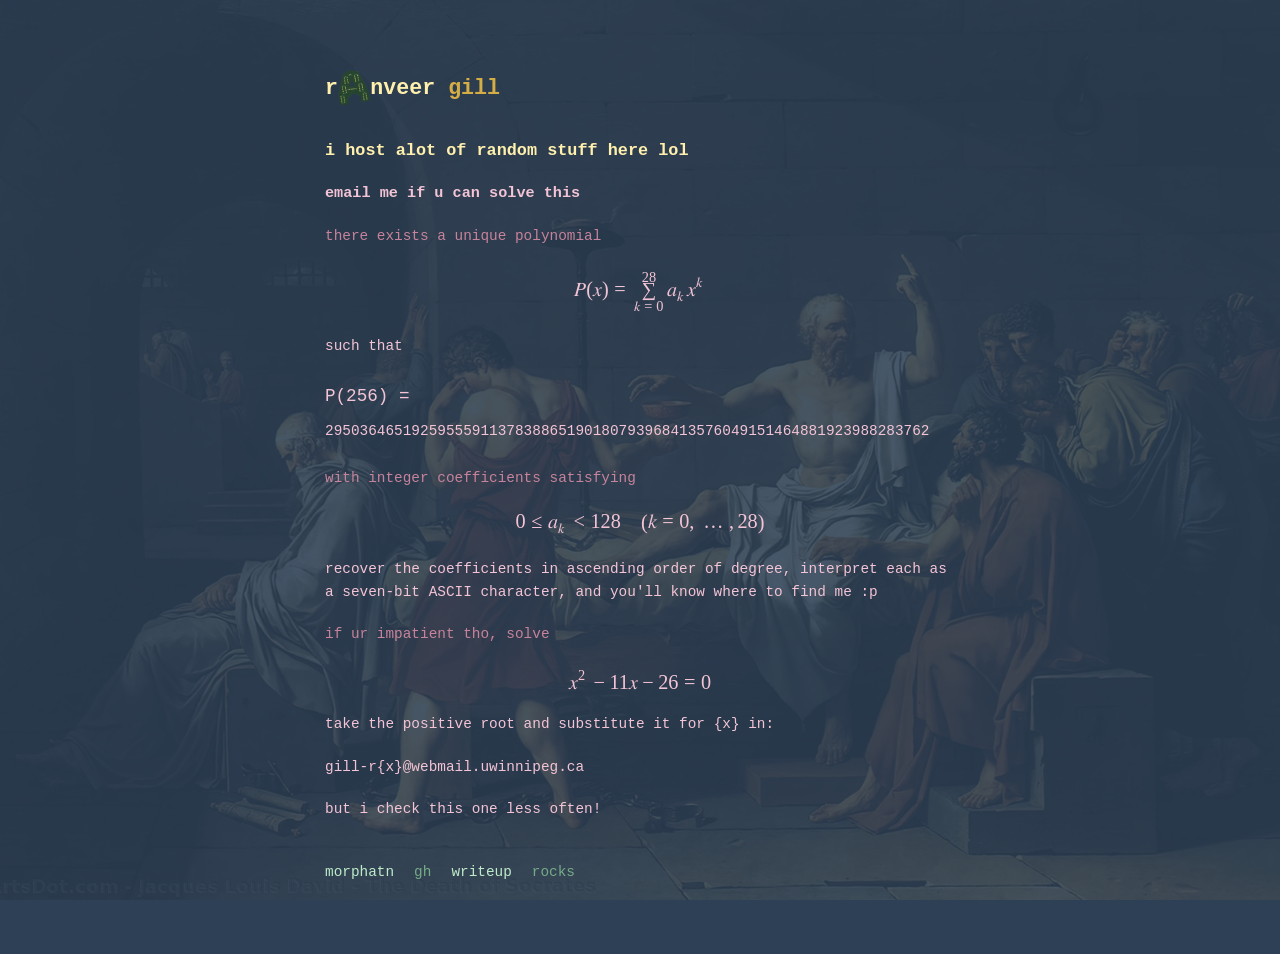
<file: index.html>
<!DOCTYPE html>
<html lang="en">
<head>
    <meta charset="UTF-8">
    <meta name="viewport" content="width=device-width, initial-scale=1">
    <meta name="description" content="ranveer gill stuff">
    <title>sup</title>
    <link rel="stylesheet" href="style.css">
    <style>
    body {
        isolation: isolate;
    }

    body::before {
        content: "";
        position: fixed;
        inset: 0;
        background: url("../img3.jpg") center / cover no-repeat;
        opacity: 0.12;
        z-index: -1;
        pointer-events: none;
    }
    </style>
    <link rel="icon" href="favicon.ico">
    <link rel="icon" type="image/png" href="favicon.png" sizes="192x192">
</head>
<body>
    <main>
        <h1 aria-label="ranveer gill">
            <span class="name-light">r<svg aria-hidden="true" width="1.5em" height="1.65em" viewBox="150 282 369 405"><image href="pcb-a.png" width="632" height="948"/></svg>nveer</span>
            <span class="name-dark">gill</span>
        </h1>
        <h3 style="color: #fff0ad;">i host alot of random stuff here lol</h3>
        <section aria-labelledby="comms">
            <h2 id="correspondence">email me if u can solve this</h2>
            <p>there exists a unique polynomial</p>
            <div class="equation">
                <math display="block" aria-label="P of x equals the sum from k equals zero to twenty-eight of a sub k times x to the k">
                    <mi>P</mi><mo>(</mo><mi>x</mi><mo>)</mo><mo>=</mo>
                    <munderover><mo>∑</mo><mrow><mi>k</mi><mo>=</mo><mn>0</mn></mrow><mn>28</mn></munderover>
                    <msub><mi>a</mi><mi>k</mi></msub><msup><mi>x</mi><mi>k</mi></msup>
                </math>
            </div>
            <p>such that</p>
            <div class="equation evaluation" aria-label="P of 256 equals the following integer">
                <span>P(256) =</span>
                <code>2950364651925955591137838865190180793968413576049151464881923988283762</code>
            </div>
            <p>with integer coefficients satisfying</p>
            <div class="equation">
                <math display="block" aria-label="zero is less than or equal to a sub k, which is less than 128, for k from zero to twenty-eight">
                    <mn>0</mn><mo>≤</mo><msub><mi>a</mi><mi>k</mi></msub><mo>&lt;</mo><mn>128</mn>
                    <mspace width="1em"/><mo>(</mo><mi>k</mi><mo>=</mo><mn>0</mn><mo>,</mo><mo>…</mo><mo>,</mo><mn>28</mn><mo>)</mo>
                </math>
            </div>
            <p>recover the coefficients in ascending order of degree, interpret each as a seven-bit ASCII character, and you'll know where to find me :p</p>
            <p>if ur impatient tho, solve</p>
            <div class="equation">
                <math display="block" aria-label="x squared minus eleven x minus twenty-six equals zero">
                    <msup><mi>x</mi><mn>2</mn></msup><mo>−</mo><mn>11</mn><mi>x</mi><mo>−</mo><mn>26</mn><mo>=</mo><mn>0</mn>
                </math>
            </div>
            <p>take the positive root and substitute it for <code>{x}</code> in:</p>
            <p class="contact"><code>gill-r{x}@webmail.uwinnipeg.ca</code></p>
            <p class="aside">but i check this one less often!</p>
        </section>
        <nav aria-label="links">
            <a href="morphatn/">morphatn</a>
            <a href="https://github.com/ranveerlabs">gh</a>
            <a href="writeup/" style="color: #bdebc9;">writeup</a>
            <a href='rocks/' style='color: #75ab87;'>rocks</a>
        </nav>
    </main>
</body>
</html>
</file>
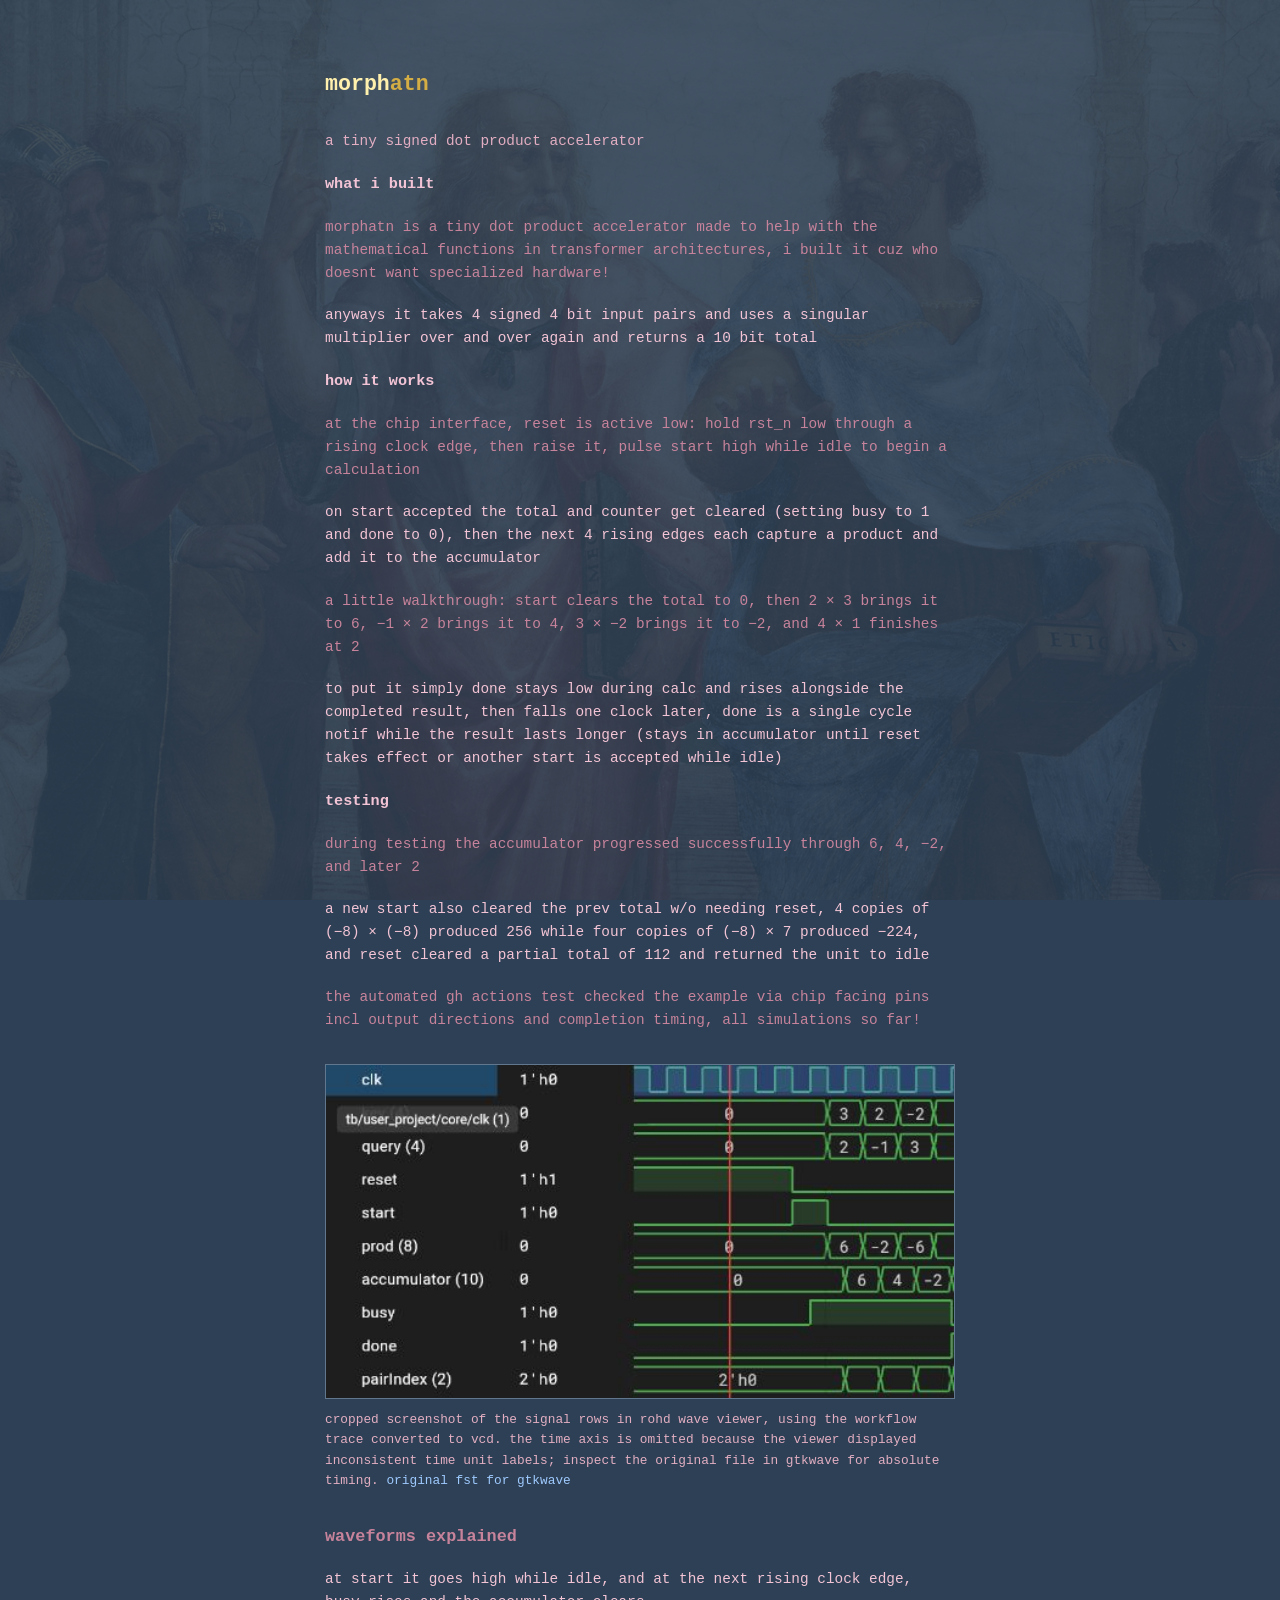
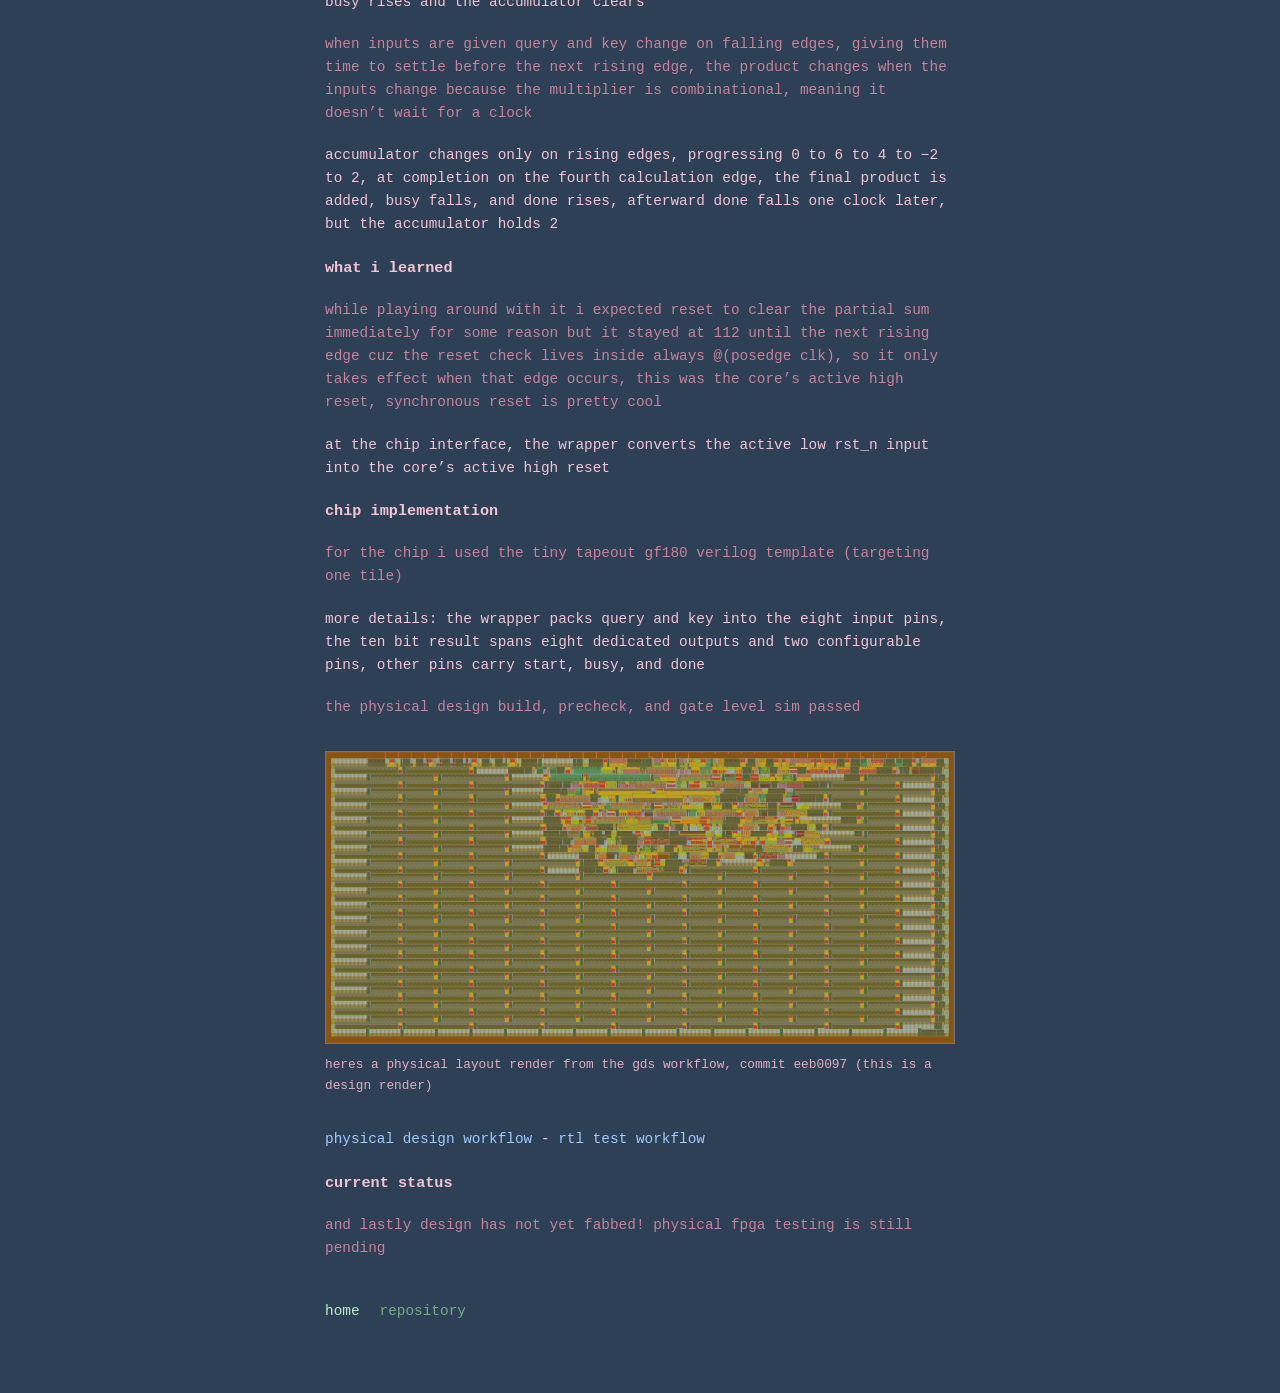
<file: morphatn/index.html>
<!DOCTYPE html>
<html lang="en">
<head>
    <meta charset="UTF-8">
    <meta name="viewport" content="width=device-width, initial-scale=1">
    <meta name="description" content="morphattention: a tiny signed dot product accelerator">
    <title>morphatn</title>
    <link rel="stylesheet" href="../style.css">
    <style>
    body {
        isolation: isolate;
    }

    body::before {
        content: "";
        position: fixed;
        inset: 0;
        background: url("../img2.jpg") center / cover no-repeat;
        opacity: 0.12;
        z-index: -1;
        pointer-events: none;
    }
</style>
    <link rel="icon" href="../favicon.ico">
    <link rel="icon" type="image/png" href="../favicon.png" sizes="192x192">
</head>
<body>
    <main>
        <article class="write-up">
            <header>
                <h1><span class="name-light">morph</span><span class="name-dark">atn</span></h1>
                <p class="aside">a tiny signed dot product accelerator</p>
            </header>

            <section aria-labelledby="project">
                <h2 id="project">what i built</h2>
                <p>morphatn is a tiny dot product accelerator made to help with the mathematical functions in transformer architectures, i built it cuz who doesnt want specialized hardware!</p>
                <p>anyways it takes 4 signed 4 bit input pairs and uses a singular multiplier over and over again and returns a 10 bit total</p>
            </section>

            <section aria-labelledby="operation">
                <h2 id="operation">how it works</h2>
                <p>at the chip interface, reset is active low: hold rst_n low through a rising clock edge, then raise it, pulse start high while idle to begin a calculation</p>
                <p>on start accepted the total and counter get cleared (setting busy to 1 and done to 0), then the next 4 rising edges each capture a product and add it to the accumulator</p>
                <p>a little walkthrough: start clears the total to 0, then 2 × 3 brings it to 6, −1 × 2 brings it to 4, 3 × −2 brings it to −2, and 4 × 1 finishes at 2</p>
                <p>to put it simply done stays low during calc and rises alongside the completed result, then falls one clock later, done is a single cycle notif while the result lasts longer (stays in accumulator until reset takes effect or another start is accepted while idle)</p>
            </section>
            <section aria-labelledby="testing">
                <h2 id="testing">testing</h2>
                <p>during testing the accumulator progressed successfully through 6, 4, −2, and later 2</p>
                <p>a new start also cleared the prev total w/o needing reset, 4 copies of (−8) × (−8) produced 256 while four copies of (−8) × 7 produced −224, and reset cleared a partial total of 112 and returned the unit to idle</p>
                <p>the automated gh actions test checked the example via chip facing pins incl output directions and completion timing, all simulations so far!</p>
                <figure>
                    <a href="images/viewer-signals.jpg"><img src="images/viewer-signals.jpg" width="568" height="300" loading="lazy"></a>
                    <figcaption>cropped screenshot of the signal rows in rohd wave viewer, using the workflow trace converted to vcd. the time axis is omitted because the viewer displayed inconsistent time unit labels; inspect the original file in gtkwave for absolute timing. <a href="images/workflow-waveform.fst" download>original fst for gtkwave</a></figcaption>
                </figure>
                <h3>waveforms explained</h3>
                <p>at start it goes high while idle, and at the next rising clock edge, busy rises and the accumulator clears</p>
                <p>when inputs are given query and key change on falling edges, giving them time to settle before the next rising edge, the product changes when the inputs change because the multiplier is combinational, meaning it doesn’t wait for a clock</p>
                <p>accumulator changes only on rising edges, progressing 0 to 6 to 4 to −2 to 2, at completion on the fourth calculation edge, the final product is added, busy falls, and done rises, afterward done falls one clock later, but the accumulator holds 2</p>
            </section>

            <section aria-labelledby="learning">
                <h2 id="learning">what i learned</h2>
                <p>while playing around with it i expected reset to clear the partial sum immediately for some reason but it stayed at 112 until the next rising edge cuz the reset check lives inside always @(posedge clk), so it only takes effect when that edge occurs, this was the core’s active high reset, synchronous reset is pretty cool</p>
                <p>at the chip interface, the wrapper converts the active low rst_n input into the core’s active high reset</p>
            </section>

            <section aria-labelledby="chip">
                <h2 id="chip">chip implementation</h2>
                <p>for the chip i used the tiny tapeout gf180 verilog template (targeting one tile)</p>
                <p>more details: the wrapper packs query and key into the eight input pins, the ten bit result spans eight dedicated outputs and two configurable pins, other pins carry start, busy, and done</p>
                <p>the physical design build, precheck, and gate level sim passed</p>
                <figure>
                    <a href="images/chip-layout.png"><img src="images/chip-layout.png" width="3467" height="1608" loading="lazy"></a>
                    <figcaption>heres a physical layout render from the gds workflow, commit eeb0097 (this is a design render)</figcaption>
                </figure>
                <p><a href="https://github.com/ranveerlabs/morphatn-asic/actions/runs/40074523225">physical design workflow</a> - <a href="https://github.com/ranveerlabs/morphatn-asic/actions/runs/40074523088">rtl test workflow</a></p>
            </section>

            <section aria-labelledby="status">
                <h2 id="status">current status</h2>
                <p>and lastly design has not yet fabbed! physical fpga testing is still pending</p>
            </section>
        </article>
        <nav aria-label="links">
            <a href="../">home</a>
            <a href="https://github.com/ranveerlabs/morphatn-asic">repository</a>
        </nav>
    </main>
</body>
</html>
</file>
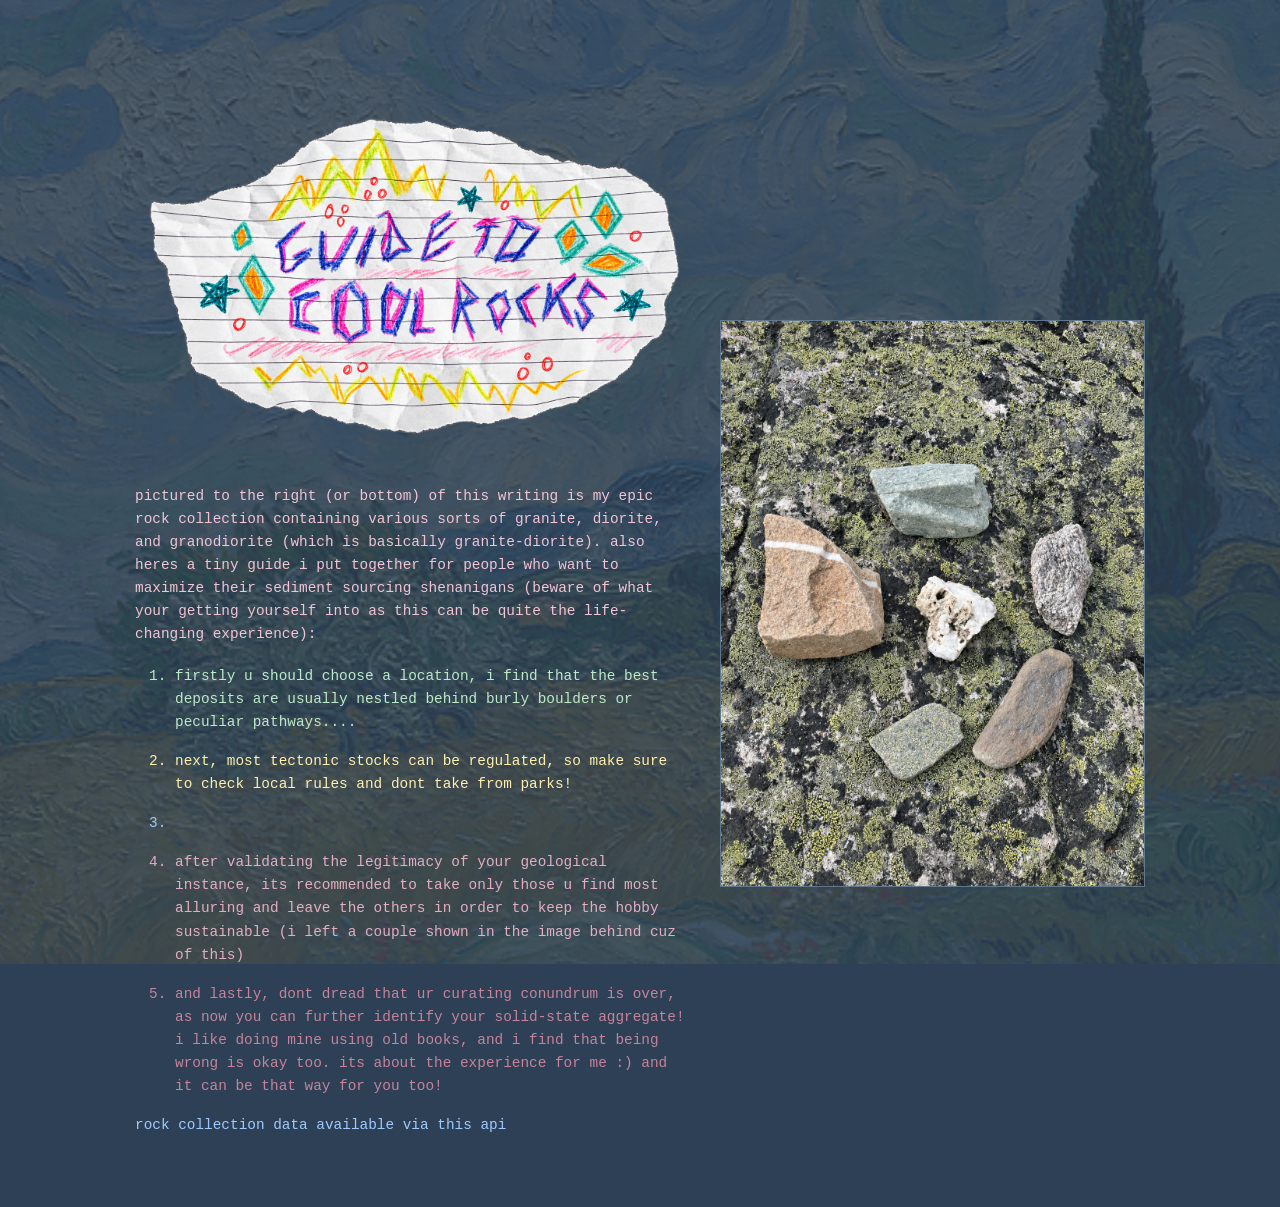
<file: rocks/index.html>
<!DOCTYPE html>
<html lang='en'>
<head>
    <meta charset='UTF-8'>
    <meta name='viewport' content='width=device-width, initial-scale=1'>
    <meta name='description' content='guide to cool rocks'>
    <title>my rocks</title>
    <link rel='stylesheet' href='../style.css'>
    <link rel='icon' href='../favicon.ico'>
    <style>
        body {
            max-width: 1050px;
            isolation: isolate;
        }
        body::before {
            content: '';
            position: fixed;
            inset: -5vmax;
            background: url('van-gogh-cypresses.jpg') center / cover no-repeat;
            opacity: 0.18;
            z-index: -1;
            pointer-events: none;
        }
        main {
            display: grid;
            grid-template-columns: 1.3fr 1fr;
            align-items: center;
            gap: 2rem;
        }
        h1 {
            position: relative;
            aspect-ratio: 4 / 3;
            margin: 0;
        }
        h1 img {
            position: absolute;
            width: 75%;
            height: auto;
            top: 50%;
            left: 50%;
            transform: translate(-50%, -50%) rotate(-90deg);
        }
        main > img {
            display: block;
            width: 100%;
            height: auto;
            border: 1px solid #60778e;
        }
        main p { color: #f3c4d5; }
        li { margin-bottom: 1rem; }
        li:nth-child(1) { color: #bdebc9; }
        li:nth-child(2) { color: #fff0ad; }
        li:nth-child(3) { color: #9fcaff; }
        li:nth-child(4) { color: #e3aec2; }
        main p:last-child { color: #bdebc9; }
        @media (max-width: 600px) {
            main { grid-template-columns: 1fr; }
        }
    </style>
</head>
<body>
    <main>
        <div>
            <h1 aria-label='guide to cool rocks'><img src='../crayons.png'></h1>
            <p>pictured to the right (or bottom) of this writing is my epic rock collection containing various sorts of granite, diorite, and granodiorite (which is basically granite-diorite). also heres a tiny guide i put together for people who want to maximize their sediment sourcing shenanigans (beware of what your getting yourself into as this can be quite the life-changing experience):</p>
            <ol>
                <li>firstly u should choose a location, i find that the best deposits are usually nestled behind burly boulders or peculiar pathways....</li>
                <li>next, most tectonic stocks can be regulated, so make sure to check local rules and dont take from parks!<li>
                <li>after validating the legitimacy of your geological instance, its recommended to take only those u find most alluring and leave the others in order to keep the hobby sustainable (i left a couple shown in the image behind cuz of this)</li>
                <li>and lastly, dont dread that ur curating conundrum is over, as now you can further identify your solid-state aggregate! i like doing mine using old books, and i find that being wrong is okay too. its about the experience for me :) and it can be that way for you too!</li>
            </ol>
            <a href="https://rockapi-pi.vercel.app/api">rock collection data available via this api</a>
        </div>
        <img src='../rocks.png'>
    </main> 
</body>
</html>
</file>
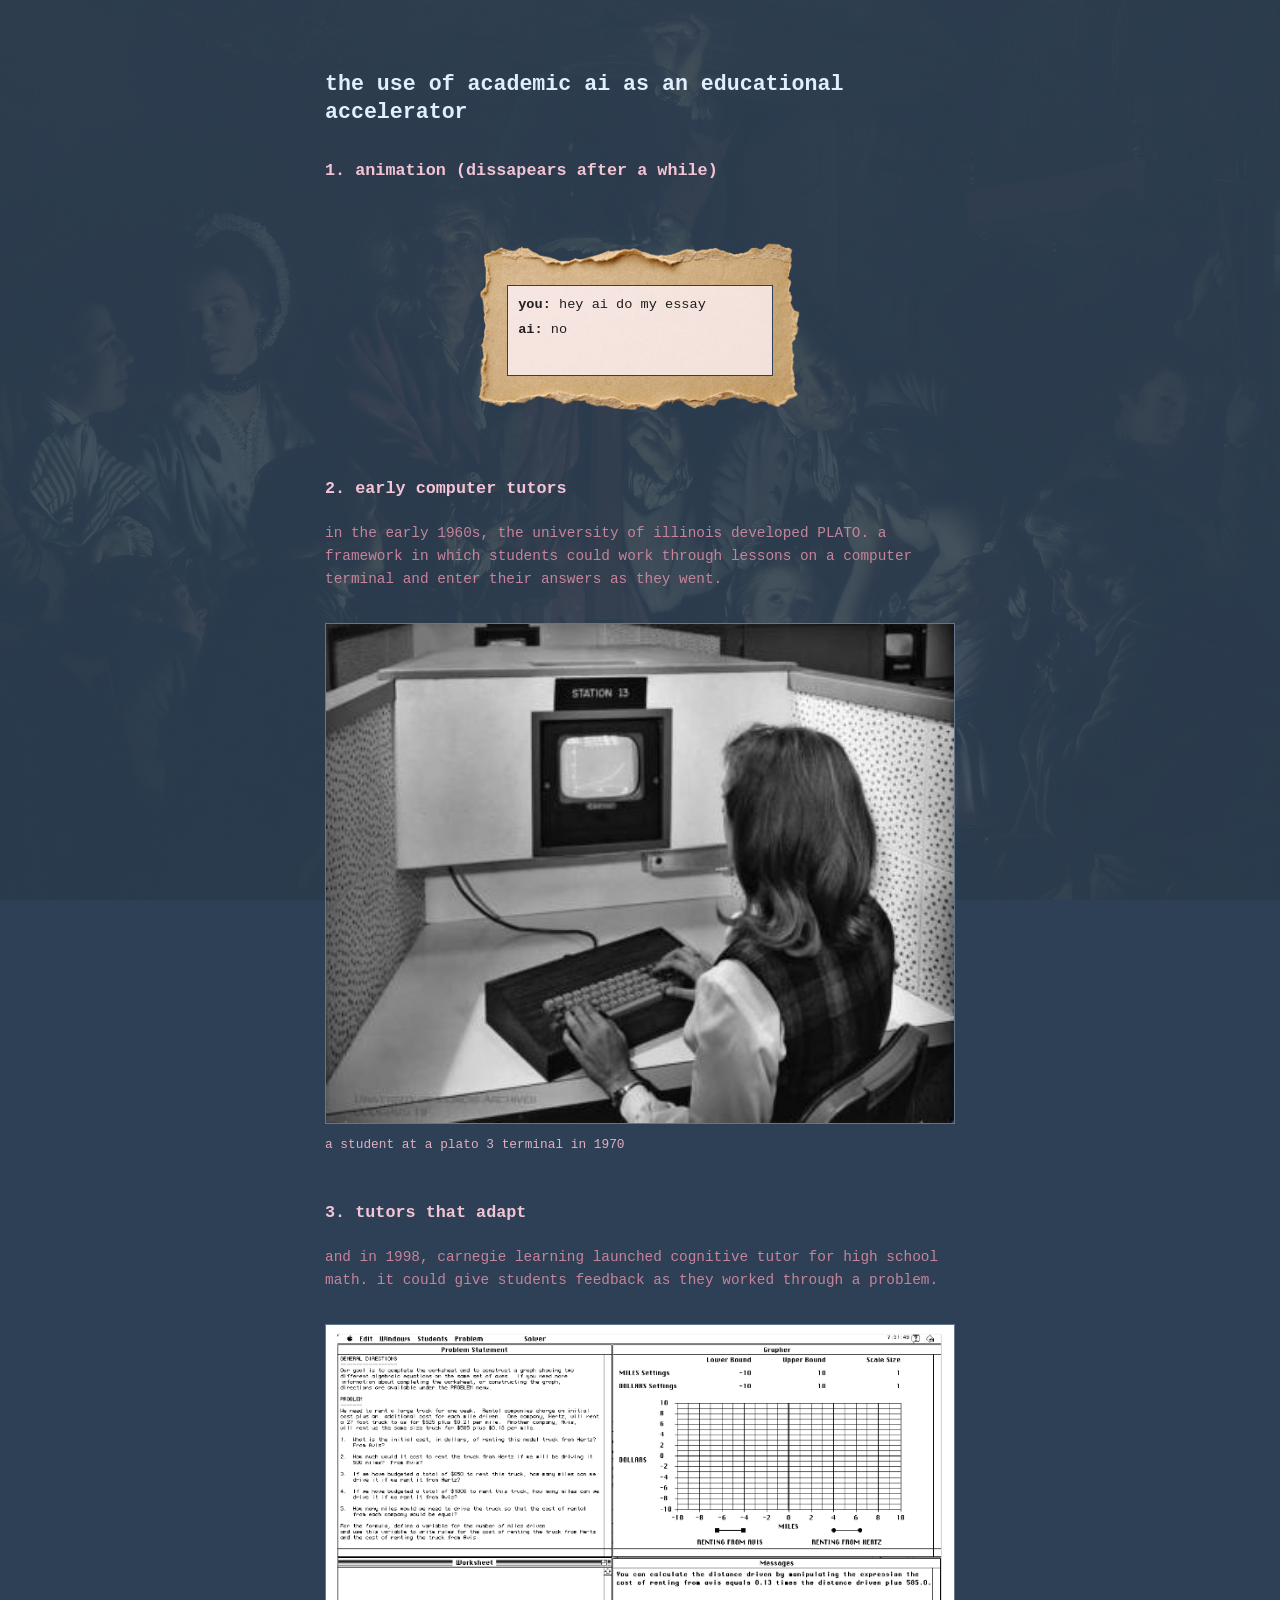
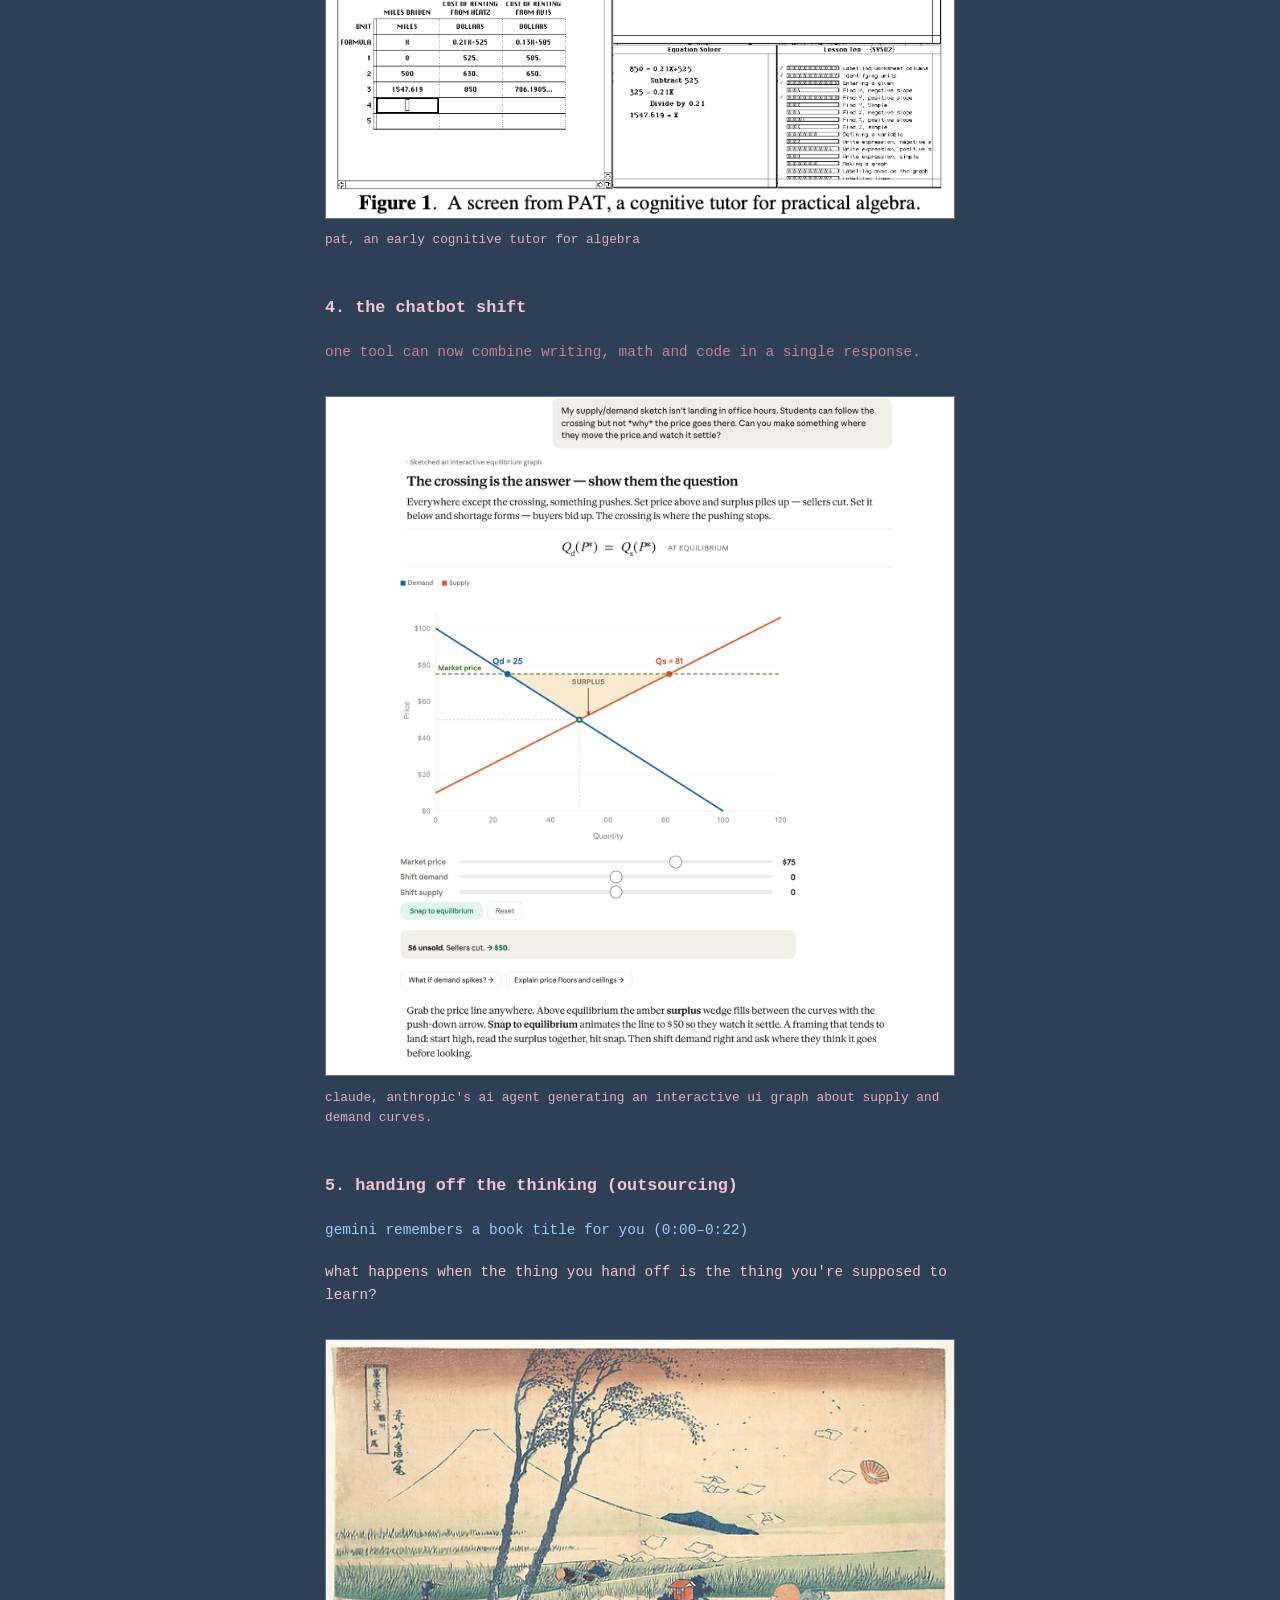
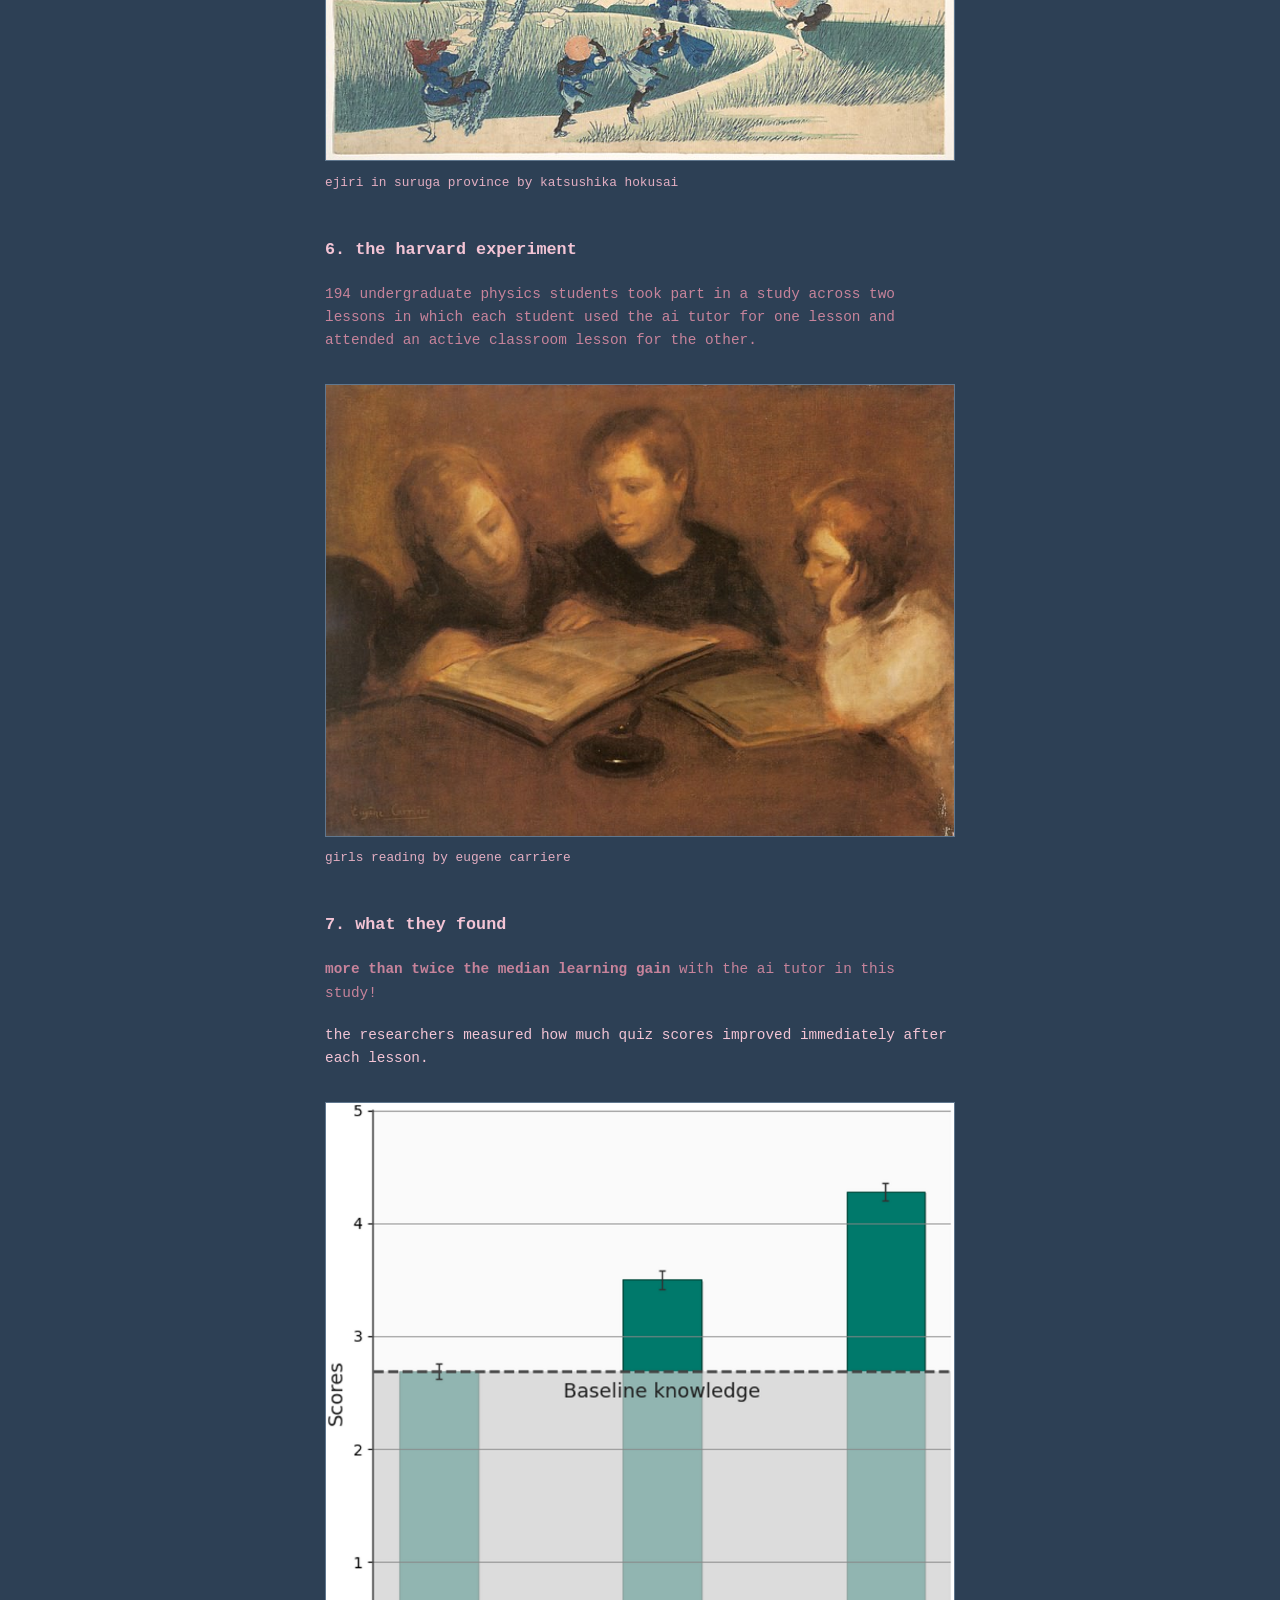
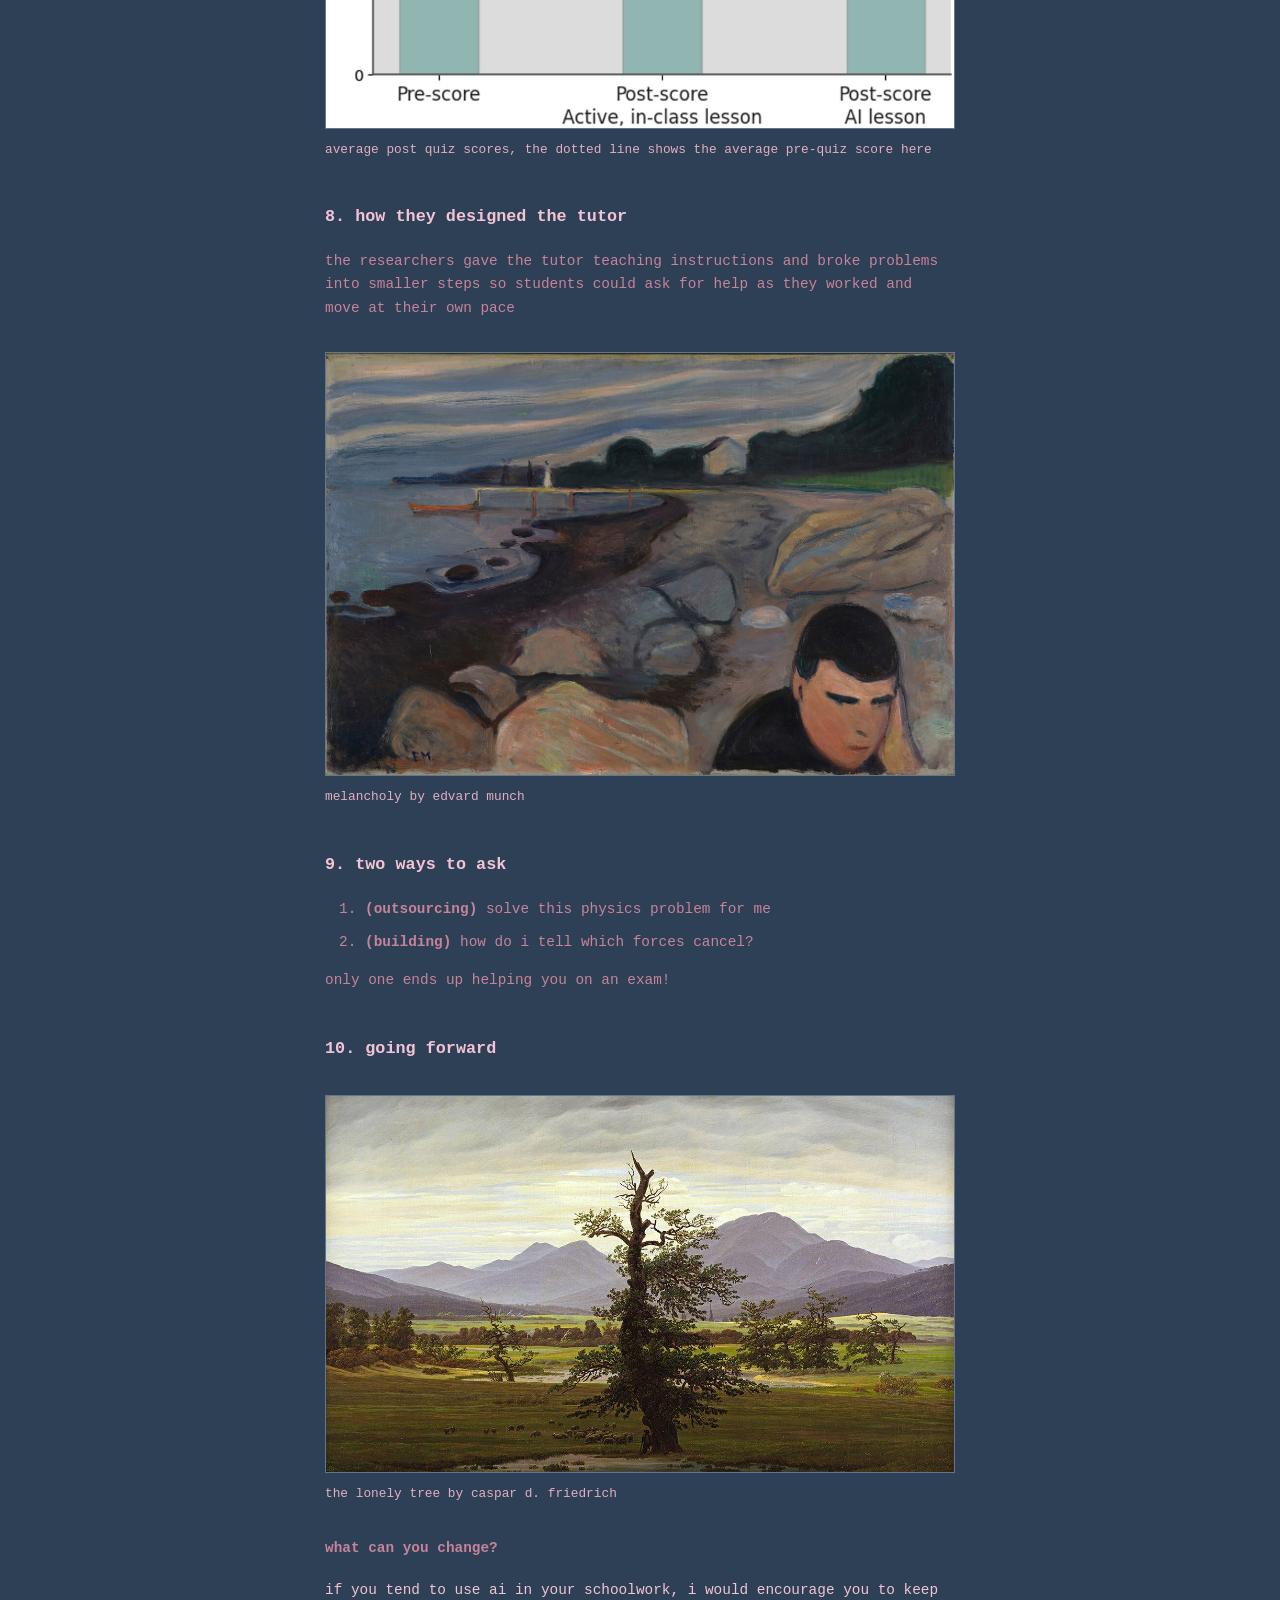
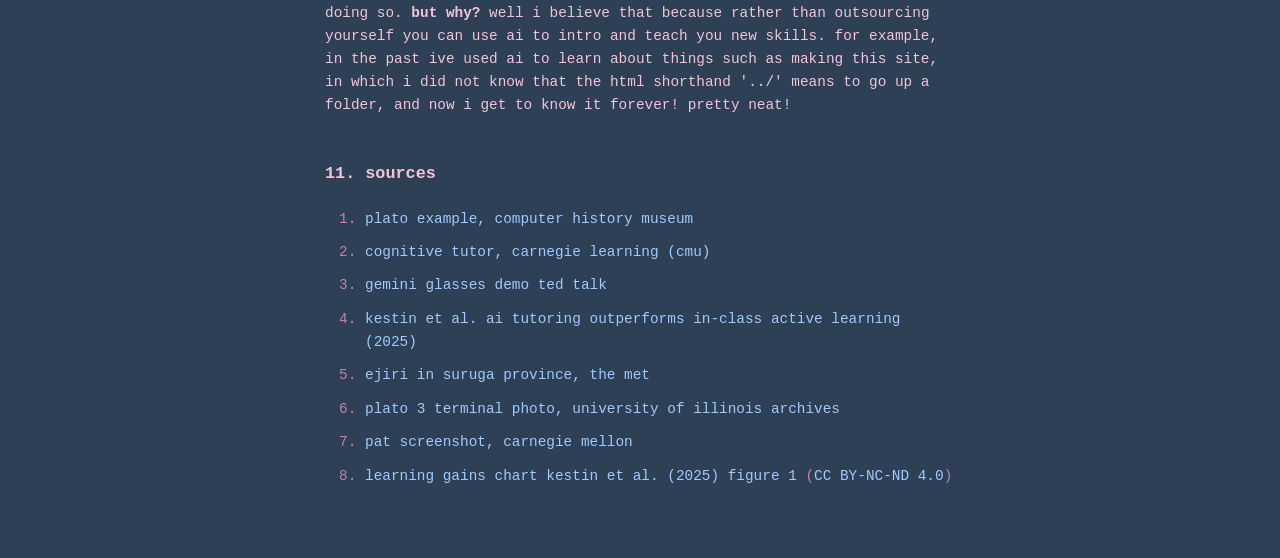
<file: writeup/index.html>
<!DOCTYPE html>
<html lang='en'>
<head>
    <meta charset='UTF-8'>
    <meta name='viewport' content='width=device-width, initial-scale=1'>
    <meta name='description' content='stuff'>
    <title>writeup</title>
    <link rel='stylesheet' href='../style.css'>
    <style>
    body {
        isolation: isolate;
    }

    body::before {
        content: '';
        position: fixed;
        inset: 0;
        background: url('../img.jpg') center / cover no-repeat;
        opacity: 0.12;
        z-index: -1;
        pointer-events: none;
    }

    #search {
        position: relative;
        width: min(100%, 360px);
        max-height: 38vh;
        margin: 0 auto 1.5rem;
        display: grid;
        place-items: center;
        overflow: hidden;
        transition: opacity 240ms ease, transform 240ms ease, max-height 240ms ease, margin-bottom 240ms ease;
    }
    #search img {
        grid-area: 1 / 1;
        display: block;
        width: 100%;
        height: auto;
        max-height: 38vh;
        object-fit: contain;
        border: 0;
    }
    #box {
        grid-area: 1 / 1;
        z-index: 1;
        width: 74%;
        margin: 0;
        padding: 0.5rem 0.65rem;
        border: 1px solid #2d4055;
        background: #fff3f8c9;
        color: #212121;
        font-size: clamp(0.72rem, 2.8vw, 0.85rem);
        text-align: left;
    }
    #box p {
        margin: 0;
    }
    #box p + p {
        margin-top: 0.25rem;
    }
    #box p[data-pending] {
        visibility: hidden;
    }
    #search[data-stage='waiting'] {
        opacity: 0;
        transform: translateY(12px) scale(0.96);
    }
    #search[data-stage='collapsed'] {
        max-height: 0;
        margin-bottom: 0;
        opacity: 0;
        transform: scaleY(0);
    }
    </style>
    <link rel='icon' href='../favicon.ico'>
    <link rel='icon' type='image/png' href='../favicon.png' sizes='192x192'>

</head>
<body>
    <main>
        <h1>the use of academic ai as an educational accelerator</h1>
        <h2>1. animation (dissapears after a while)</h2>
        <section>  
            <div id='search'>
                <img src='../tan-paper.png'>
                <div id='box'>
                    <p><strong>you:</strong> <span>hey ai do my essay</span></p>
                    <p><strong>ai:</strong> <span>no</span></p>
                    <p><strong>ai:</strong> <span>do it urself</span></p>
                </div>
            </div>
        </section>

        <section>
            <h2>2. early computer tutors</h2>
            <p>in the early 1960s, the university of illinois developed PLATO. a framework in which students could work through lessons on a computer terminal and enter their answers as they went.</p>
            <figure>
                <img src='../plato-iii.jpg'>
                <figcaption>a student at a plato 3 terminal in 1970</figcaption>
            </figure>
        </section>

        <section>
            <h2>3. tutors that adapt</h2>
            <p>and in 1998, carnegie learning launched cognitive tutor for high school math. it could give students feedback as they worked through a problem.</p>
            <figure>
                <img src='../cognitive-tutor.png'>
                <figcaption>pat, an early cognitive tutor for algebra</figcaption>
            </figure>
        </section>

        <section>
            <h2>4. the chatbot shift</h2>
            <p>one tool can now combine writing, math and code in a single response.</p>
            <figure>
                <img src='../claude-interactive-graph.png'>
                <figcaption>claude, anthropic's ai agent generating an interactive ui graph about supply and demand curves.</figcaption>
            </figure>
        </section>

        <section>
            <h2>5. handing off the thinking (outsourcing)</h2>
            <p><a href='https://www.youtube.com/watch?v=tpAG2eZZGxo'>gemini remembers a book title for you (0:00–0:22)</a></p>
            <p>what happens when the thing you hand off is the thing you're supposed to learn?</p>
        </section>

        <figure>
            <img src='../ejiri-hokusai.jpg'>
            <figcaption>ejiri in suruga province by katsushika hokusai</figcaption>
        </figure>

        <section>
            <h2>6. the harvard experiment</h2>
            <p>194 undergraduate physics students took part in a study across two lessons in which each student used the ai tutor for one lesson and attended an active classroom lesson for the other.</p>
            <figure>
                <img src='../girls-reading-carriere.jpg'>
                <figcaption>girls reading by eugene carriere</figcaption>
            </figure>
        </section>

        <section>
            <h2>7. what they found</h2>
            <p><strong>more than twice the median learning gain</strong> with the ai tutor in this study!</p>
            <p>the researchers measured how much quiz scores improved immediately after each lesson.</p>
            <figure>
                <img src='../harvard-learning-gains.png'>
                <figcaption>average post quiz scores, the dotted line shows the average pre-quiz score here</figcaption>
            </figure>
        </section>

        <section>
            <h2>8. how they designed the tutor</h2>
            <p>the researchers gave the tutor teaching instructions and broke problems into smaller steps so students could ask for help as they worked and move at their own pace</p>
            <figure>
                <img src='../melancholy-munch.jpg'>
                <figcaption>melancholy by edvard munch</figcaption>
            </figure>
        </section>

        <section>
            <h2>9. two ways to ask</h2>
            <ol>
                <li><strong>(outsourcing)</strong> solve this physics problem for me</li>
                <li><strong>(building)</strong> how do i tell which forces cancel?</li>
            </ol>
            <p>only one ends up helping you on an exam!</p>
        </section>
        <section>
            <h2>10. going forward</h2>
            <figure>
                <img src='../tree.jpg'>
                <figcaption>the lonely tree by caspar d. friedrich</figcaption>
            </figure>
            <p><strong>what can you change?</strong></p>
            <p>if you tend to use ai in your schoolwork, i would encourage you to keep doing so. <strong>but why?</strong> well i believe that because rather than outsourcing yourself you can use ai to intro and teach you new skills. for example, in the past ive used ai to learn about things such as making this site, in which i did not know that the html shorthand '../' means to go up a folder, and now i get to know it forever! pretty neat! </p>
        </section>
        <section>
            <h2>11. sources</h2>
            <ol>
                <li><a href='https://www.computerhistory.org/revolution/the-web/20/400/2336'>plato example, computer history museum</a></li>
                <li><a href='https://www.carnegielearning.com/company/'>cognitive tutor, carnegie learning (cmu)</a></li>
                <li><a href='https://www.youtube.com/watch?v=tpAG2eZZGxo'>gemini glasses demo ted talk</a></li>
                <li><a href='https://www.nature.com/articles/s41598-025-97652-6'>kestin et al. ai tutoring outperforms in-class active learning (2025)</a></li>
                <li><a href='https://www.metmuseum.org/art/collection/search/55735'>ejiri in suruga province, the met</a></li>
                <li><a href='https://archon.library.illinois.edu/archives/index.php?id=8689&amp;p=digitallibrary%2Fdigitalcontent'>plato 3 terminal photo, university of illinois archives</a></li>
                <li><a href='https://www.hcii.cmu.edu/hcii-impacts/first-ai-tutor'>pat screenshot, carnegie mellon</a></li>
                <li><a href='https://pmc.ncbi.nlm.nih.gov/articles/PMC12179260/figure/Fig1/'>learning gains chart kestin et al. (2025) figure 1</a> (<a href='https://creativecommons.org/licenses/by-nc-nd/4.0/'>CC BY-NC-ND 4.0</a>)</li>
            </ol>
        </section>
    </main>
    <script>
        //i had to look alot of this up cuz im not great with js :(, anyways ive incl. comments talking abt what stuff does
        const messages = document.querySelectorAll('#box p'); //here it links constants to elements
        const pause = ms => new Promise(resolve => setTimeout(resolve, ms));
        messages.forEach(row => row.setAttribute('data-pending', ''));
        async function playChat() {
            // this part types each message one letter at a time
            for (const row of messages) {
                const text = row.querySelector('span');
                const message = text.textContent;
                text.textContent = '';
                row.removeAttribute('data-pending');
                for (const letter of message) {
                    text.textContent += letter;
                    await pause(55);
                }
                await pause(650);
            }
            //and then this part waits a bit then collapses the paper!
            await pause(950);
            document.querySelector('#search').dataset.stage = 'collapsed';
        }
        playChat();
    </script>
</body>
</html>
</file>
<file: style.css>
* { box-sizing: border-box; }

:root {
    color-scheme: dark;
    min-height: 100%;
    background: #2d4055;
}

body {
    max-width: 670px;
    margin: 70px auto;
    padding: 0 20px;
    background: #2d4055;
    color: #c7839b;
    font-family: "SF Mono", "SFMono-Regular", ui-monospace, Menlo, Consolas, "Liberation Mono", monospace;
    font-size: 0.9rem;
    line-height: 1.6;
    -webkit-font-smoothing: antialiased;
}
h1 {
    margin: 0 0 2rem;
    color: #e0efff;
    font-size: 1.35rem;
    line-height: 1.3;
}

h2 {
    margin: 0 0 1.2rem;
    color: #f3c4d5;
    font-size: 0.95rem;
}

p { margin: 0 0 1.2rem; }

.equation {
    margin: 1.5rem 0;
    color: #f3c4d5;
    font-size: 1.1rem;
}

.equation math { font-size: 1.15em; }
.evaluation { display: grid; gap: 0.6rem; }
.evaluation code { overflow-wrap: anywhere; font-size: 0.9rem; }
code { font-family: inherit; color: #f3c4d5; }
.contact { overflow-wrap: anywhere; }
.aside { color: #e3aec2; }

a { color: #9fcaff; text-decoration: none; }
a:hover, a:focus-visible { color: #e0efff; text-decoration: underline; }
a:focus-visible { outline: 2px solid currentColor; outline-offset: 4px; }

nav { display: flex; flex-wrap: wrap; gap: 1.25rem; margin-top: 2.5rem; }

@media (max-width: 480px) {
    body { margin: 40px auto; }
    .equation { font-size: 1rem; }
}

.name-light { color: #fff0ad; }
.name-light svg { vertical-align: middle; }
.name-dark { color: #d4ad45; }
section > p:nth-of-type(even) { color: #f3c4d5; }
nav a:first-child { color: #bdebc9; }
nav a:nth-child(2) { color: #75ab87; }

figure { margin: 2rem 0; }
figure img { display: block; width: 100%; height: auto; border: 1px solid #60778e; }
figcaption { margin-top: 0.7rem; color: #e3aec2; font-size: 0.8rem; line-height: 1.6; }


main:has(> figure) section { margin-top: 2.75rem; }
main:has(> figure) > nav { margin: 0 0 2rem; }
main:has(> figure) h2 { font-size: 1.05rem; }
main:has(> figure) ul { padding-left: 1.4rem; margin-bottom: 1.5rem; }
main:has(> figure) li { margin-bottom: 0.65rem; }
.table-scroll { overflow-x: auto; margin: 1.5rem 0; }
main:has(> figure) table { width: 100%; border-collapse: collapse; font-size: 0.82rem; }
main:has(> figure) caption { text-align: left; color: #f3c4d5; margin-bottom: 0.75rem; }
main:has(> figure) th, main:has(> figure) td { padding: 0.65rem 0.7rem; text-align: left; border-bottom: 1px solid #60778e; }
main:has(> figure) th { color: #f3c4d5; font-weight: 500; }

main:has(> figure) h3 { margin: 1.75rem 0 1rem; color: #f3c4d5; font-size: 0.95rem; }
</file>
